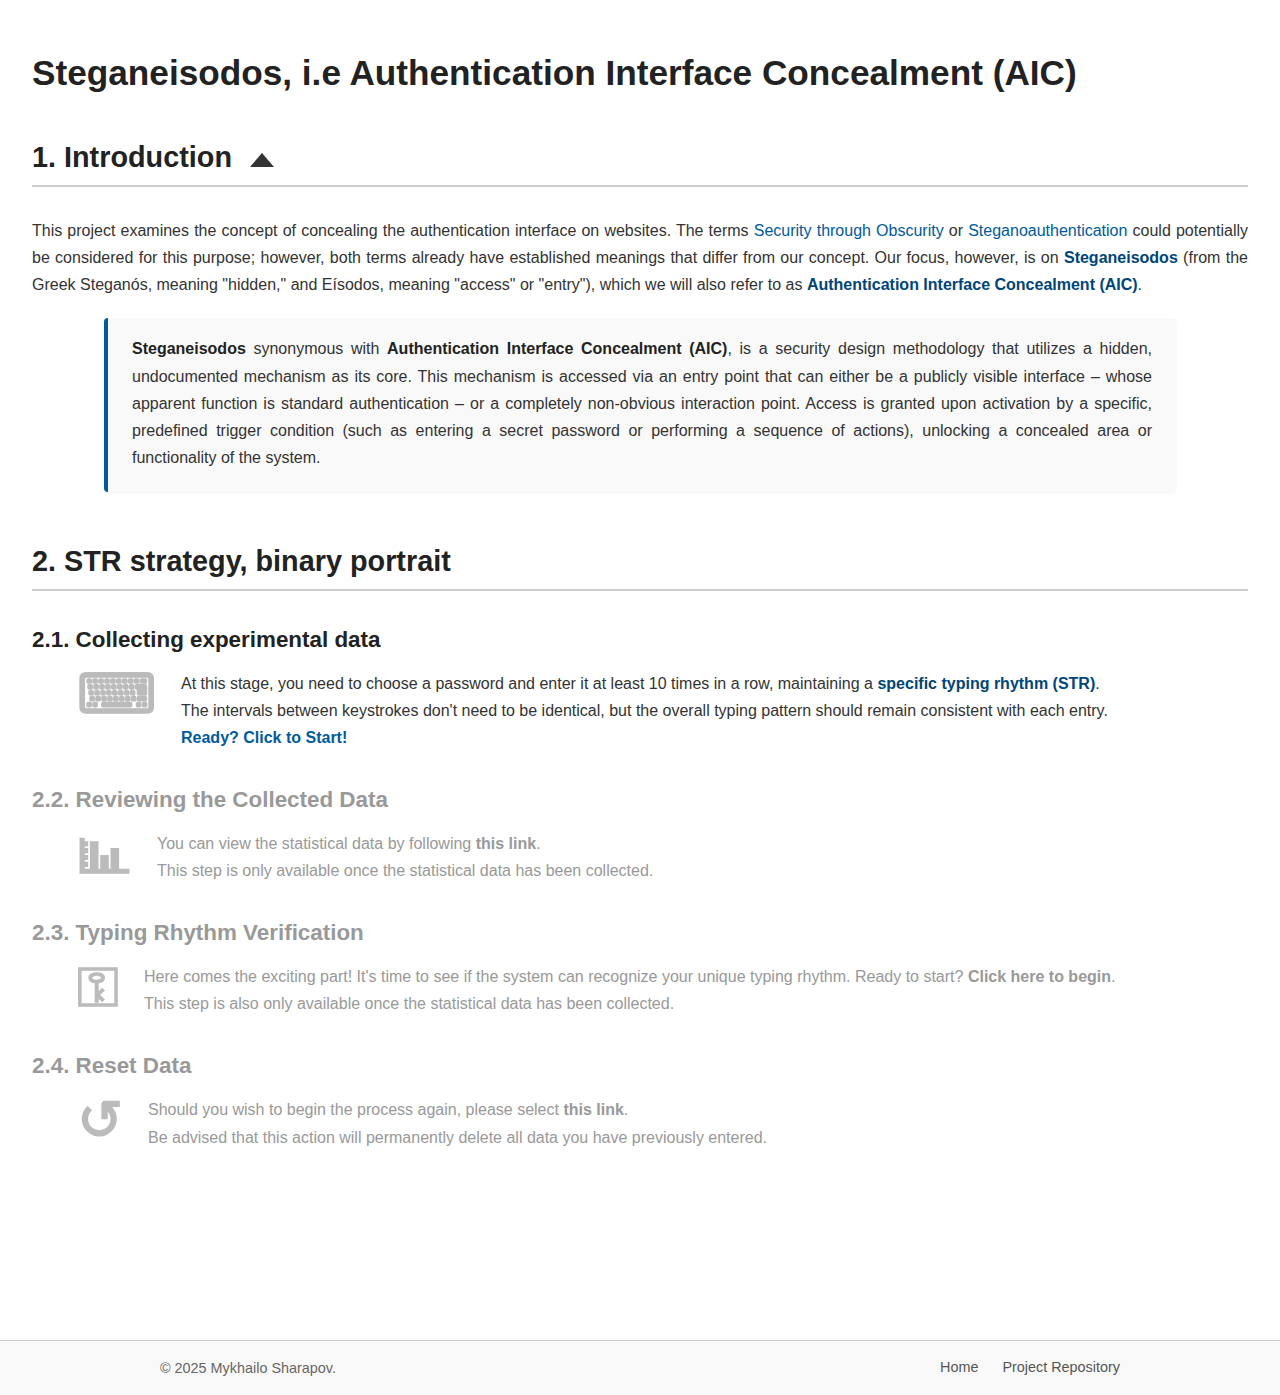
<file: index.html>
<!DOCTYPE HTML PUBLIC "-//W3C//DTD HTML 4.0//EN">
<HTML>
<head>
    <meta charset="UTF-8">
    <meta name="viewport" content="width=device-width, initial-scale=1.0">
    <title>Steganeisodos</title>
    <script src="functions.js"></script>
    <link rel="stylesheet" href="style.css">
</head>
<BODY>
 
<h1>Steganeisodos, i.e Authentication Interface Concealment (AIC)</h1>

<h2>Introduction <span class="icon-triangle"></span></h2>
<div id="intro" class="collapsible">
<p>This project examines the concept of concealing the authentication interface on websites. 
The terms <a target=_blank href="https://en.wikipedia.org/wiki/Security_through_obscurity">Security through Obscurity</a> or 
<a target=_blank href="https://www.google.com/search?q=Stegano+Authentication&sca_esv=f7156635f6e9a261&rlz=1C1OKWM_enUA979UA979&sxsrf=AE3TifMGyJG6Sn-e8b-BllTNkfMVzxkZXw%3A1752065738314&ei=ymZuaNf9EvmgwPAP_sun8QE&ved=0ahUKEwjXitK_6a-OAxV5EBAIHf7lKR4Q4dUDCBA&uact=5&oq=Steganoauthentication&gs_lp=Egxnd3Mtd2l6LXNlcnAiFVN0ZWdhbm9hdXRoZW50aWNhdGlvbjILEAAYgAQYsAMYogQyCxAAGIAEGLADGKIESLwJUABYAHAAeACQAQCYAVWgAVWqAQExuAEDyAEAmAIBoAJYmAMA4gMFEgExIECIBgGQBgKSBwExoAfEAbIHATG4B1jCBwMyLTHIBwM&sclient=gws-wiz-serp">
Steganoauthentication</a> could potentially be considered for this purpose; 
however, both terms already have established meanings that differ from our concept. 
Our focus, however, is on <span class="term">Steganeisodos</span> (from the Greek Steganós, meaning "hidden," and Eísodos, meaning "access" or "entry"), 
which we will also refer to as <span class="term">Authentication Interface Concealment (AIC)</span>.
</p>
 
<div class="def"><p>
<strong>Steganeisodos</strong> synonymous with <strong>Authentication Interface Concealment (AIC)</strong>, 
 is a security design methodology that utilizes a hidden, undocumented mechanism as its core. This mechanism is accessed via an entry point that can either be a publicly visible interface &ndash; whose apparent function is standard authentication &ndash; or a completely non-obvious interaction point. Access is granted upon activation by a specific, predefined trigger condition (such as entering a secret password or performing a sequence of actions), unlocking a concealed area or functionality of the system.
</p></div>

</div>


<h2 id="s">STR strategy, binary portrait</h2>

<h3>Collecting experimental data</h3>
	<p>
	<span class="icon-placeholder">&#9000;</span>
	At this stage, you need to choose a password and enter it at least 10 times in a row, maintaining a <span class="term">specific typing rhythm (STR)</span>.<br>
	The intervals between keystrokes don't need to be identical, but the overall typing pattern should remain consistent with each entry.<br>
	<strong><a href="1.html">Ready? Click to Start!</a></strong>
	</p>

<div id="main_part" class="inactive-section">
  <h3>Reviewing the Collected Data</h3>
	<p><span class="icon-placeholder">&#128202;&#xFE0E;</span> 
	You can view the statistical data by following <strong><a href="2.html">this link</a></strong>.<br> 
	This step is only available once the statistical data has been collected.
	</p>
  <h3>Typing Rhythm Verification</h3>  
	<p><span class="icon-placeholder">&#9919;</span>
	Here comes the exciting part! It's time to see if the system can recognize your unique typing rhythm. 
	Ready to start? <strong><a href="3.html">Click here to begin</a></strong>.<br>
	This step is also only available once the statistical data has been collected.
	</p>
  <h3>Reset Data</h3>
	<p><span class="icon-placeholder">&#8634;</span> 
	Should you wish to begin the process again, please select 
	<strong><a href="#" onclick="return resetData();" onmouseover="this.style.color='red';" onmouseout="this.style.color='';">this link</a></strong>.<br>
	Be advised that this action will permanently delete all data you have previously entered.
	</p>
</div>

<p style="margin-bottom: 100px;"></p>

<script>
function _0xaf52(){const _0x398fe6=['getItem','scrollHeight','Are\x20you\x20sure\x20you\x20want\x20to\x20reset\x20the\x20proccess?\x20All\x20entered\x20data\x20will\x20be\x20cleared.','344nCTXWq','intro','13lQsiVS','introDivStatus','addEventListener','88882TtGiDg','174RaeAqM','4712028PdYKqh','8equpcd','FINAL\x20CONFIRMATION:\x20This\x20action\x20is\x20irreversible.\x20Do\x20you\x20wish\x20to\x20proceed?','click','2553330eDQYQe','active','main_part','An\x20error\x20occurred\x20during\x20the\x20reset\x20process.\x20Please\x20check\x20the\x20console.','1157667COQNyr','setItem','Something\x20went\x20wrong.\x20JS\x20cannot\x20create\x20the\x20database.','.icon-triangle','inactive-section','userName','remove','maxHeight','1cRuqkb','toggle','classList','false','style','true','1508022OxVGFh','11XQxoGP','127355UmefRk','145458cQsCCt','error'];_0xaf52=function(){return _0x398fe6;};return _0xaf52();}const _0x7f74d7=_0x44d8;function _0x44d8(_0xe1ab05,_0x2f6c1c){const _0xaf5211=_0xaf52();return _0x44d8=function(_0x44d83a,_0x5c36de){_0x44d83a=_0x44d83a-0x13d;let _0x53b61a=_0xaf5211[_0x44d83a];return _0x53b61a;},_0x44d8(_0xe1ab05,_0x2f6c1c);}(function(_0x4cbf4b,_0x4c6c5c){const _0x12fd76=_0x44d8,_0x2f73ea=_0x4cbf4b();while(!![]){try{const _0xb220a8=-parseInt(_0x12fd76(0x152))/0x1*(parseInt(_0x12fd76(0x140))/0x2)+-parseInt(_0x12fd76(0x158))/0x3*(-parseInt(_0x12fd76(0x143))/0x4)+parseInt(_0x12fd76(0x15a))/0x5*(-parseInt(_0x12fd76(0x141))/0x6)+-parseInt(_0x12fd76(0x14a))/0x7+-parseInt(_0x12fd76(0x160))/0x8*(-parseInt(_0x12fd76(0x15b))/0x9)+parseInt(_0x12fd76(0x146))/0xa*(parseInt(_0x12fd76(0x159))/0xb)+-parseInt(_0x12fd76(0x142))/0xc*(parseInt(_0x12fd76(0x13d))/0xd);if(_0xb220a8===_0x4c6c5c)break;else _0x2f73ea['push'](_0x2f73ea['shift']());}catch(_0x3331a6){_0x2f73ea['push'](_0x2f73ea['shift']());}}}(_0xaf52,0x96061));const triangle=document['querySelector'](_0x7f74d7(0x14d)),introDiv=document['getElementById'](_0x7f74d7(0x161));let storedName=localStorage[_0x7f74d7(0x15d)](_0x7f74d7(0x14f)),introDivStatus;function invertStatus(){const _0x185eeb=_0x7f74d7;introDivStatus=introDivStatus==='true'||introDivStatus===null?_0x185eeb(0x155):'true',localStorage[_0x185eeb(0x14b)](_0x185eeb(0x13e),introDivStatus);}triangle[_0x7f74d7(0x13f)](_0x7f74d7(0x145),()=>{const _0x285403=_0x7f74d7;triangle[_0x285403(0x154)][_0x285403(0x153)](_0x285403(0x147)),introDiv['style'][_0x285403(0x151)]?introDiv[_0x285403(0x156)][_0x285403(0x151)]=null:introDiv[_0x285403(0x156)][_0x285403(0x151)]=introDiv[_0x285403(0x15e)]+'px',invertStatus();});async function onPageReady(){const _0x2f8a61=_0x7f74d7;introDivStatus=localStorage[_0x2f8a61(0x15d)](_0x2f8a61(0x13e));(introDivStatus===_0x2f8a61(0x157)||introDivStatus===null)&&(triangle[_0x2f8a61(0x145)](),invertStatus());await new Promise(_0x4a09c1=>setTimeout(_0x4a09c1,0x64));let _0x135824=await doesDbExist(AIC_db);if(_0x135824){}else{await create_AIC_db(AIC_db),_0x135824=await doesDbExist(AIC_db);if(_0x135824){}else{console[_0x2f8a61(0x15c)](_0x2f8a61(0x14c));return;debugger;}}const _0x213820=await runValidationOnExistingDb(db);_0x213820&&document['getElementById'](_0x2f8a61(0x148))['classList'][_0x2f8a61(0x150)](_0x2f8a61(0x14e));}document[_0x7f74d7(0x13f)]('DOMContentLoaded',onPageReady);function resetData(){const _0xe3d2d5=_0x7f74d7,_0x258f15=confirm(_0xe3d2d5(0x15f));if(_0x258f15===![])return![];const _0x418f8d=confirm(_0xe3d2d5(0x144));if(_0x418f8d===![])return![];try{deleteDatabase(AIC_db);}catch(_0x3f61b5){return alert(_0xe3d2d5(0x149)),![];}return location['reload'](),![];}document[_0x7f74d7(0x13f)]('DOMContentLoaded',footer);
</script>


</BODY>
</HTML>
</file>
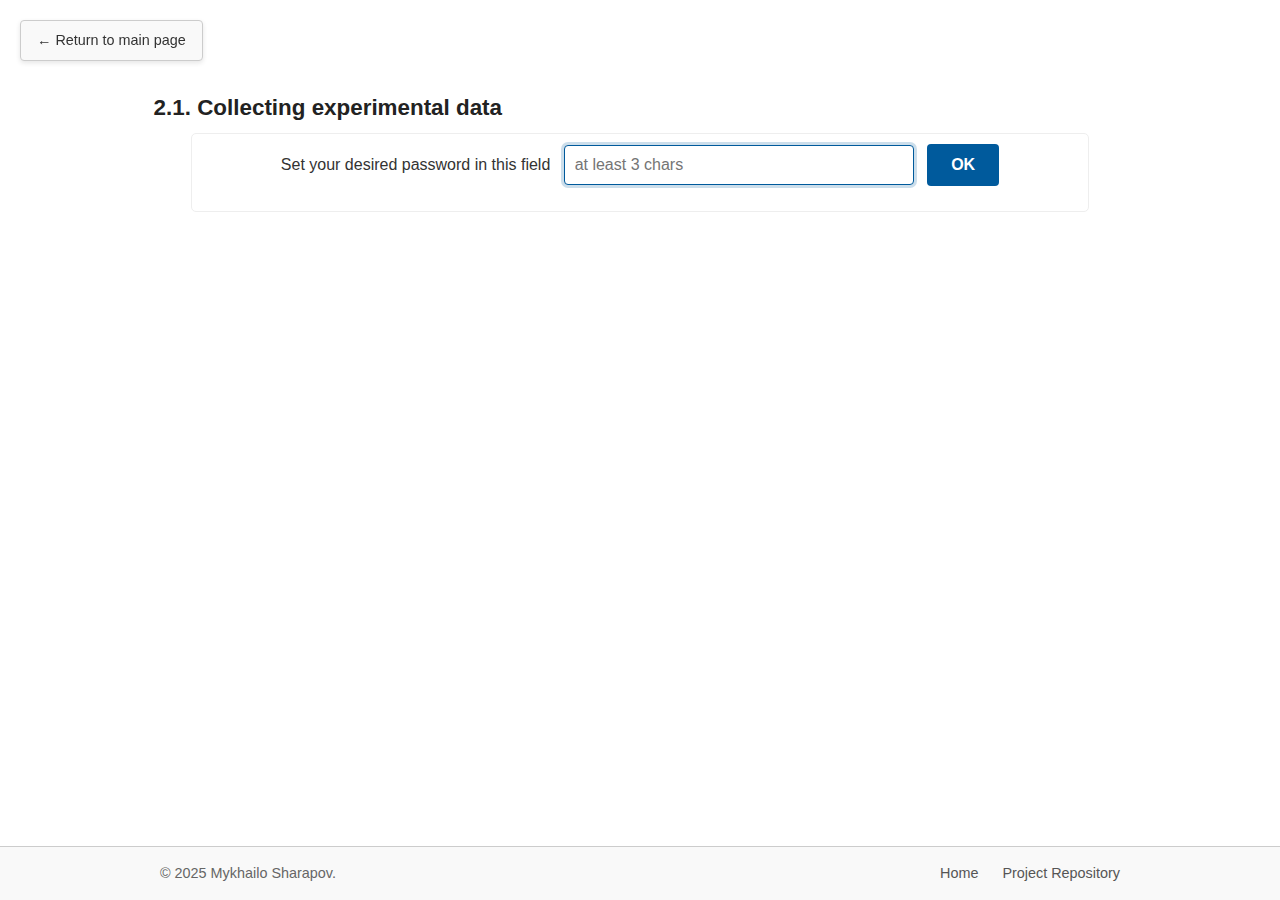
<file: 1.html>
﻿<!DOCTYPE HTML PUBLIC "-//W3C//DTD HTML 4.0//EN">
<HTML>
<head>
    <meta charset="UTF-8">
    <meta name="viewport" content="width=device-width, initial-scale=1.0">
    <title>Collecting experimental data</title>
    <script src="functions.js"></script>
    <link rel="stylesheet" href="style.css">

<style>
	body {
		counter-reset: h2counter 2 h3counter;
	}
	.centering{
		width: 90%;
		border: 1px solid #EEE;
		border-radius: 5px;
		margin: 1% auto;
		padding: 10px; 
		text-align: center;
	}
	.info-container {
		display: flex;
		justify-content: center;
		gap: 20px;
		flex-wrap: wrap;
	}
	.info {
		width: 10%; 
		height: 50pt; 
		margin: 0; 
		background: #DDD; 
		border-radius: 10pt; 
		font-size: 20pt; 
		text-align: center;
		align-items: center; 
		justify-content: center; 
		display: flex;
	}
</style>
</head>
<BODY>


<a href="index.html#s" class="back-to-home-link">
    ← Return to main page
</a>

<div style="width: 80%; margin: 5% auto">
 <h3>Collecting experimental data</h3>

 <div id="div_pass" class="centering inactive-section">
	Set your desired password in this field &nbsp; <INPUT TYPE="text" style="display: inline; width: 40%" id="myPass" placeholder="at least 3 chars"/>&nbsp;&nbsp;
	<input style="display: inline;" type="submit" value="OK" onclick="start()" />
 </div>

 <div id="div_typing" class="centering" style="display: none;">
	<p style="text-align: center" align="center">
        Simply start typing your password on the keyboard. You can do this multiple times.<br>
	Pauses between words do not matter, but maintain a consistent typing pattern for each word.
	</p>
	<div class="info-container">
		<div id="info"    class="info" style="width: 60%"></div>
		<div id="counter" class="info" style="width: 50pt"></div>
	</div>
	<div id="myTable"></div>	
 </div>
</div>

<script>
const _0x1ee908=_0x5f35;(function(_0x3667af,_0x1fa973){const _0x46d6c5=_0x5f35,_0x1d1cf5=_0x3667af();while(!![]){try{const _0x1ffd72=parseInt(_0x46d6c5(0x200))/0x1+-parseInt(_0x46d6c5(0x214))/0x2*(-parseInt(_0x46d6c5(0x213))/0x3)+-parseInt(_0x46d6c5(0x1f9))/0x4*(-parseInt(_0x46d6c5(0x1f3))/0x5)+-parseInt(_0x46d6c5(0x205))/0x6+-parseInt(_0x46d6c5(0x211))/0x7*(parseInt(_0x46d6c5(0x210))/0x8)+parseInt(_0x46d6c5(0x1ea))/0x9*(parseInt(_0x46d6c5(0x203))/0xa)+-parseInt(_0x46d6c5(0x209))/0xb;if(_0x1ffd72===_0x1fa973)break;else _0x1d1cf5['push'](_0x1d1cf5['shift']());}catch(_0xca973c){_0x1d1cf5['push'](_0x1d1cf5['shift']());}}}(_0x3638,0xda3ea));function tableBuilding(_0xa5b232){const _0x51c095=_0x5f35,_0x51b340=document[_0x51c095(0x1fe)](_0x51c095(0x217));let _0x16dceb='\x0a\x09\x20\x20\x20\x20\x20\x20\x20\x20<br><br><table>\x0a\x09\x20\x20\x20\x20\x20\x20\x20\x20\x20\x20\x20\x20<tbody>\x0a\x09\x20\x20\x20\x20';const _0x33ab52=_0x51c095(0x1e9),_0x34e8ad=_0x51c095(0x20a);let _0x4d7051=0x0;const _0x512158=_0xa5b232[_0x4d7051];let _0x1bca2b='';for(let _0x3e3e94=0x0;_0x3e3e94<_0x512158[_0x51c095(0x1f8)];_0x3e3e94++){_0x1bca2b+=_0x512158[_0x3e3e94]?_0x33ab52:_0x34e8ad;}_0x16dceb+='\x0a\x09\x20\x20\x20\x20\x20\x20\x20\x20\x20\x20\x20\x20<tr>\x0a\x09\x20\x20\x20\x20\x20\x20\x20\x20\x20\x20\x20\x20\x20\x20\x20\x20<td>'+algo_name+_0x51c095(0x201)+_0x1bca2b+_0x51c095(0x1e8),_0x1bca2b='';for(let _0x2fb9ee=0x0;_0x2fb9ee<indicators_of_hacker[_0x51c095(0x1f8)];_0x2fb9ee++){_0x1bca2b+=indicators_of_hacker[_0x2fb9ee]?_0x33ab52:_0x34e8ad;}_0x16dceb+=_0x51c095(0x1fa)+_0x1bca2b+_0x51c095(0x21a),_0x16dceb+=_0x51c095(0x20f),_0x51b340[_0x51c095(0x1f4)]=_0x16dceb;}let indicators_of_hacker=[![]];function _0x5f35(_0x1d6089,_0x284dc5){const _0x36389a=_0x3638();return _0x5f35=function(_0x5f35e7,_0x1eca5e){_0x5f35e7=_0x5f35e7-0x1e8;let _0x4be737=_0x36389a[_0x5f35e7];return _0x4be737;},_0x5f35(_0x1d6089,_0x284dc5);}function _0x3638(){const _0x3fd6f4=['myTable','fill','tabIndex','</td>\x0a\x09\x20\x20\x20\x20\x20\x20\x20\x20</tr>\x0a\x09\x20\x20\x20\x20','myPass','</td>\x0a\x09\x20\x20\x20\x20\x20\x20\x20\x20\x20\x20\x20\x20</tr>\x0a\x09\x20\x20\x20\x20\x20\x20\x20\x20','<FONT\x20color=green>&#9679;</FONT>&nbsp;','83286qdnXUV','indicators','toFixed','div_typing','You\x20made\x20a\x20typo.<br>\x20Start\x20over\x20please','style','inactive-section','focus','push','144155JZEAuD','innerHTML','remove','info','myStatistics','length','124rqAASj','\x0a\x09\x20\x20\x20\x20\x20\x20\x20\x20<tr>\x0a\x09\x20\x20\x20\x20\x20\x20\x20\x20\x20\x20\x20\x20<td>Hacker`s\x20attempts</td>\x0a\x09\x20\x20\x20\x20\x20\x20\x20\x20\x20\x20\x20\x20<td>','div_pass','now','counter','getElementById','blur','1323699GMpkuD','</td>\x0a\x09\x20\x20\x20\x20\x20\x20\x20\x20\x20\x20\x20\x20\x20\x20\x20\x20<td>','code','460enKhtm','slice','4203144jJAsoh','block','value','preventDefault','7877914ejOfHX','<FONT\x20color=red>&#9679;</FONT>&nbsp;','DOMContentLoaded','display','addEventListener','removeAttribute','\x0a\x09\x20\x20\x20\x20\x20\x20\x20\x20\x20\x20\x20\x20</tbody>\x0a\x09\x20\x20\x20\x20\x20\x20\x20\x20</table>\x0a\x09\x20\x20\x20\x20','4092808wTkmZB','7xxGNec','startsWith','3BRSFUl','358170aFksJt','reload','metaKey'];_0x3638=function(){return _0x3fd6f4;};return _0x3638();}async function reCalcIndicators_hacker(_0x48d646){const _0x30dbb7=_0x5f35;let _0x2e9844=0x0;for(let _0x56dda3=0x0;_0x56dda3<_0x48d646[_0x30dbb7(0x1f8)];_0x56dda3++)_0x2e9844+=sum_of_array(_0x48d646[_0x56dda3]);const _0x4a3dee=_0x2e9844/(_0x48d646[_0x30dbb7(0x1f8)]*_0x48d646[0x0][_0x30dbb7(0x1f8)]),_0x42d441=new Array(_0x48d646[0x0][_0x30dbb7(0x1f8)])[_0x30dbb7(0x218)](_0x4a3dee);indicators_of_hacker=[![]];for(let _0x3727b5=0x1;_0x3727b5<_0x48d646[_0x30dbb7(0x1f8)];_0x3727b5++){indicators_of_hacker[_0x30dbb7(0x1f2)](checker(_0x48d646[_0x30dbb7(0x204)](0x0,_0x3727b5),_0x42d441));}}async function reCalcIndicators(){const _0x57376d=_0x5f35,_0x44a2a5=await getDataCopy();clearArray(_0x57376d(0x1f7),_0x57376d(0x1eb)),ind=[];let _0x34100a,_0x35f7dd=0x0;_0x34100a=[!![]];for(let _0x18fd16=0x1;_0x18fd16<_0x44a2a5['length'];_0x18fd16++){_0x34100a[_0x57376d(0x1f2)](checker(_0x44a2a5[_0x57376d(0x204)](0x0,_0x18fd16),_0x44a2a5[_0x18fd16]));}ind['push'](_0x34100a),addData(_0x34100a,_0x57376d(0x1eb)),await reCalcIndicators_hacker(_0x44a2a5);}let pass;async function onPageReady(){const _0x17f919=_0x5f35;try{const _0x98cb5c=await dbReadyPromise;if(!_0x98cb5c)return;const _0x4c6a62=await checkPassword();if(_0x4c6a62){document[_0x17f919(0x1fe)](_0x17f919(0x1ed))[_0x17f919(0x1ef)][_0x17f919(0x20c)]=_0x17f919(0x206),pass=await getConfig('password'),document[_0x17f919(0x1fe)](_0x17f919(0x21b))[_0x17f919(0x207)]=pass,counter=await obtainCounter(_0x98cb5c)||0x0,counter_div[_0x17f919(0x1f4)]=counter;var _0x497ad9=await getDataCopy(_0x17f919(0x1f7),'indicators');const _0x12de4f=await getDataCopy();_0x12de4f['length']&&((_0x497ad9[_0x17f919(0x1f8)]==0x0||_0x12de4f[_0x17f919(0x1f8)]!=_0x497ad9[0x0]['length'])&&await reCalcIndicators());counter&&(await reCalcIndicators(),tableBuilding(_0x497ad9));document[_0x17f919(0x20d)]('keydown',keydownHandler);const _0x37165e=document['getElementById'](_0x17f919(0x21b));_0x37165e[_0x17f919(0x1ff)](),_0x37165e[_0x17f919(0x20e)]('autofocus'),_0x37165e[_0x17f919(0x219)]=-0x1;}else document[_0x17f919(0x1fe)](_0x17f919(0x1fb))['classList'][_0x17f919(0x1f5)](_0x17f919(0x1f0)),document[_0x17f919(0x1fe)](_0x17f919(0x21b))[_0x17f919(0x1f1)]();}catch(_0x12a823){;}}document['addEventListener'](_0x1ee908(0x20b),onPageReady);async function start(){const _0x1e0130=_0x1ee908;pass=document[_0x1e0130(0x1fe)](_0x1e0130(0x21b))[_0x1e0130(0x207)],pass&&pass['length']>0x2?(saveConfig('password',pass),location[_0x1e0130(0x215)]()):alert('At\x20least\x203\x20symbols!');}let counter,Listener='',arr=[],t=performance[_0x1ee908(0x1fc)]();const info_div=document['getElementById'](_0x1ee908(0x1f6)),counter_div=document[_0x1ee908(0x1fe)](_0x1ee908(0x1fd));async function restart(){const _0x422bba=_0x1ee908;Listener='',arr=[],t=performance[_0x422bba(0x1fc)]();}async function keydownHandler(_0xe91e64){const _0x137645=_0x1ee908;if(_0xe91e64[_0x137645(0x202)]=='KeyZ'&&(_0xe91e64['ctrlKey']||_0xe91e64[_0x137645(0x216)])||Listener['length']>0xf)_0xe91e64[_0x137645(0x208)](),await restart(),info_div[_0x137645(0x1f4)]='start\x20over\x20please';else{Listener+=_0xe91e64['key'],info_div['innerHTML']=Listener;if(arr[_0x137645(0x1f8)])arr[_0x137645(0x1f2)](parseFloat((performance['now']()-t)[_0x137645(0x1ec)](0x2)));else arr['push'](0x0);t=performance[_0x137645(0x1fc)]();}!pass[_0x137645(0x212)](Listener)&&(info_div[_0x137645(0x1f4)]=_0x137645(0x1ee),await restart()),Listener==pass&&(counter+=0x1,await addData(arr[_0x137645(0x204)](0x1)),await restart(),counter_div[_0x137645(0x1f4)]=counter,await reCalcIndicators(),ind=await getDataCopy(_0x137645(0x1f7),_0x137645(0x1eb)),tableBuilding(ind));}document[_0x1ee908(0x20d)]('DOMContentLoaded',footer);
</script>


</BODY>
</HTML>
</file>
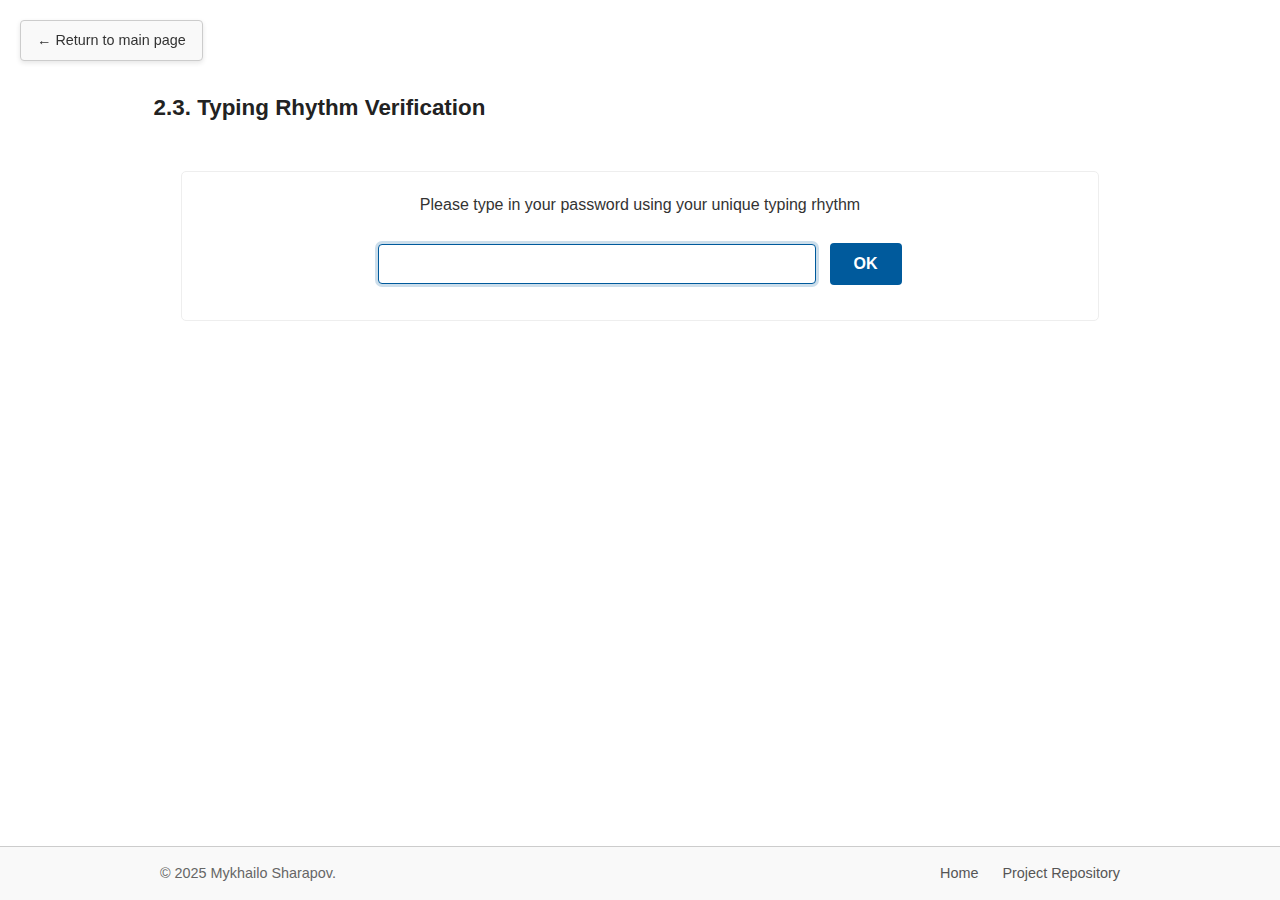
<file: 3.html>
﻿<!DOCTYPE HTML PUBLIC "-//W3C//DTD HTML 4.0//EN">
<HTML>
<head>
    <meta charset="UTF-8">
    <meta name="viewport" content="width=device-width, initial-scale=1.0">
    <title>Collecting experimental data</title>
    <script src="functions.js"></script>
    <link rel="stylesheet" href="style.css">
    <script src="plotting_stats.js"></script>
<style>
	body {
		counter-reset: h2counter 2 h3counter 2;
	}
	.centering{
		width: 90%;
		border: 1px solid #EEE;
		border-radius: 5px;
		margin: 5% auto;
		padding: 20px; 
		text-align: center;
	}
        canvas {
            max-width: 1000px; 
            height: 600px;
            margin: 20px auto;
            display: block;
        }
</style>
</head>
<BODY>


<a href="index.html#s" class="back-to-home-link">
    ← Return to main page
</a>

<div style="width: 80%; margin: 5% auto">
 <h3>Typing Rhythm Verification</h3>

 <div id="div_pass" class="centering">
	Please type in your password using your unique typing rhythm <br><br> <INPUT TYPE="text" autofocus style="display: inline; width: 50%" id="myPass" />&nbsp;&nbsp;
	<input style="display: inline;" type="submit" value="OK" onclick="verification()" />
 </div>

 <div id="result_div" class="centering" style="display: none; font-size: 1.5rem">
	<span id="result"></span><br><br>
	<input id="restart" style="display: inline;" type="submit" value="restart" onclick="restart()" />
 </div>

</div>

<script>
const _0x82871b=_0x5312;(function(_0x2af776,_0x1533e8){const _0x336142=_0x5312,_0x41a4c6=_0x2af776();while(!![]){try{const _0x396014=-parseInt(_0x336142(0x200))/0x1*(parseInt(_0x336142(0x1f9))/0x2)+parseInt(_0x336142(0x201))/0x3*(parseInt(_0x336142(0x1f8))/0x4)+parseInt(_0x336142(0x1e4))/0x5*(parseInt(_0x336142(0x1f2))/0x6)+parseInt(_0x336142(0x1e8))/0x7*(parseInt(_0x336142(0x1e9))/0x8)+-parseInt(_0x336142(0x1e7))/0x9*(parseInt(_0x336142(0x1f0))/0xa)+parseInt(_0x336142(0x203))/0xb+-parseInt(_0x336142(0x1de))/0xc*(parseInt(_0x336142(0x1f1))/0xd);if(_0x396014===_0x1533e8)break;else _0x41a4c6['push'](_0x41a4c6['shift']());}catch(_0x228b35){_0x41a4c6['push'](_0x41a4c6['shift']());}}}(_0x1896,0xe2612));let pass,stats=[];async function onPageReady(){const _0x20a4f9=_0x5312;if(db===undefined)db=await openDb(AIC_db);stats=await getDataCopy(),pass=await getConfig(_0x20a4f9(0x1fa));const _0x5b320d=document[_0x20a4f9(0x1ec)](_0x20a4f9(0x1ef));if(document['activeElement']!==_0x5b320d)_0x5b320d[_0x20a4f9(0x1ff)]();document[_0x20a4f9(0x1f6)]('keydown',keydownHandler);}window[_0x82871b(0x1f6)](_0x82871b(0x1e5),onPageReady);let Listener='',arr=[],t=performance[_0x82871b(0x202)]();const pass_div=document[_0x82871b(0x1ec)]('myPass');async function restart(){location['reload']();}async function keydownHandler(_0x3d2737){const _0x11401e=_0x82871b;if(!(document[_0x11401e(0x1ed)]===pass_div))return;if(_0x3d2737['key']==='Enter'){verification(),setTimeout(function(){const _0x4cc2d4=_0x11401e,_0x1dd4b1=document[_0x4cc2d4(0x1ec)]('restart');_0x1dd4b1&&_0x1dd4b1[_0x4cc2d4(0x1ff)]();},0x0);return;}Listener+=_0x3d2737[_0x11401e(0x1e3)];if(arr[_0x11401e(0x1f7)])arr[_0x11401e(0x1f5)](parseFloat((performance[_0x11401e(0x202)]()-t)[_0x11401e(0x1fb)](0x2)));else arr[_0x11401e(0x1f5)](0x0);t=performance[_0x11401e(0x202)]();}function _0x5312(_0x132a32,_0x6ab896){const _0x189693=_0x1896();return _0x5312=function(_0x53126e,_0x44166f){_0x53126e=_0x53126e-0x1de;let _0x52d0a8=_0x189693[_0x53126e];return _0x52d0a8;},_0x5312(_0x132a32,_0x6ab896);}function verification(){const _0x263a01=_0x82871b;document[_0x263a01(0x1ec)](_0x263a01(0x1fd))[_0x263a01(0x1e1)][_0x263a01(0x1e2)](_0x263a01(0x1f4)),arr['shift'](),document[_0x263a01(0x1ec)](_0x263a01(0x1ea))[_0x263a01(0x1f3)][_0x263a01(0x1e6)]='';const _0x66cbbd=document[_0x263a01(0x1ec)](_0x263a01(0x1fe));if(Listener==pass){_0x66cbbd['innerHTML']=_0x263a01(0x1fc);let _0x422b01=checker(stats,arr);_0x422b01?_0x66cbbd[_0x263a01(0x1ee)]+='\x20<FONT\x20color=green>The\x20typing\x20rhythm\x20is\x20acceptable.</FONT>':_0x66cbbd[_0x263a01(0x1ee)]+=_0x263a01(0x1df);}else _0x66cbbd[_0x263a01(0x1ee)]=_0x263a01(0x1e0);}document[_0x82871b(0x1f6)](_0x82871b(0x1eb),footer);function _0x1896(){const _0x4fcd71=['89AxhihH','3896418keNzei','now','4020907NNLxPa','8556GfgJBa','\x20<FONT\x20color=red>The\x20typing\x20rhythm\x20is\x20INCORRECT.</FONT>','<FONT\x20color=red>Password\x20is\x20INCORRECT.</FONT>','classList','add','key','60wIPxFU','load','display','9oYgjLz','455RBDXPY','147416vXwVlQ','result_div','DOMContentLoaded','getElementById','activeElement','innerHTML','myPass','6591540zgwBza','19942DoDhcn','462426XIeOwS','style','inactive-section','push','addEventListener','length','4cHRZHs','24872lslrWm','password','toFixed','<FONT\x20color=green>Password\x20is\x20correct.</FONT>','div_pass','result','focus'];_0x1896=function(){return _0x4fcd71;};return _0x1896();}
</script>



</BODY>
</HTML>
</file>
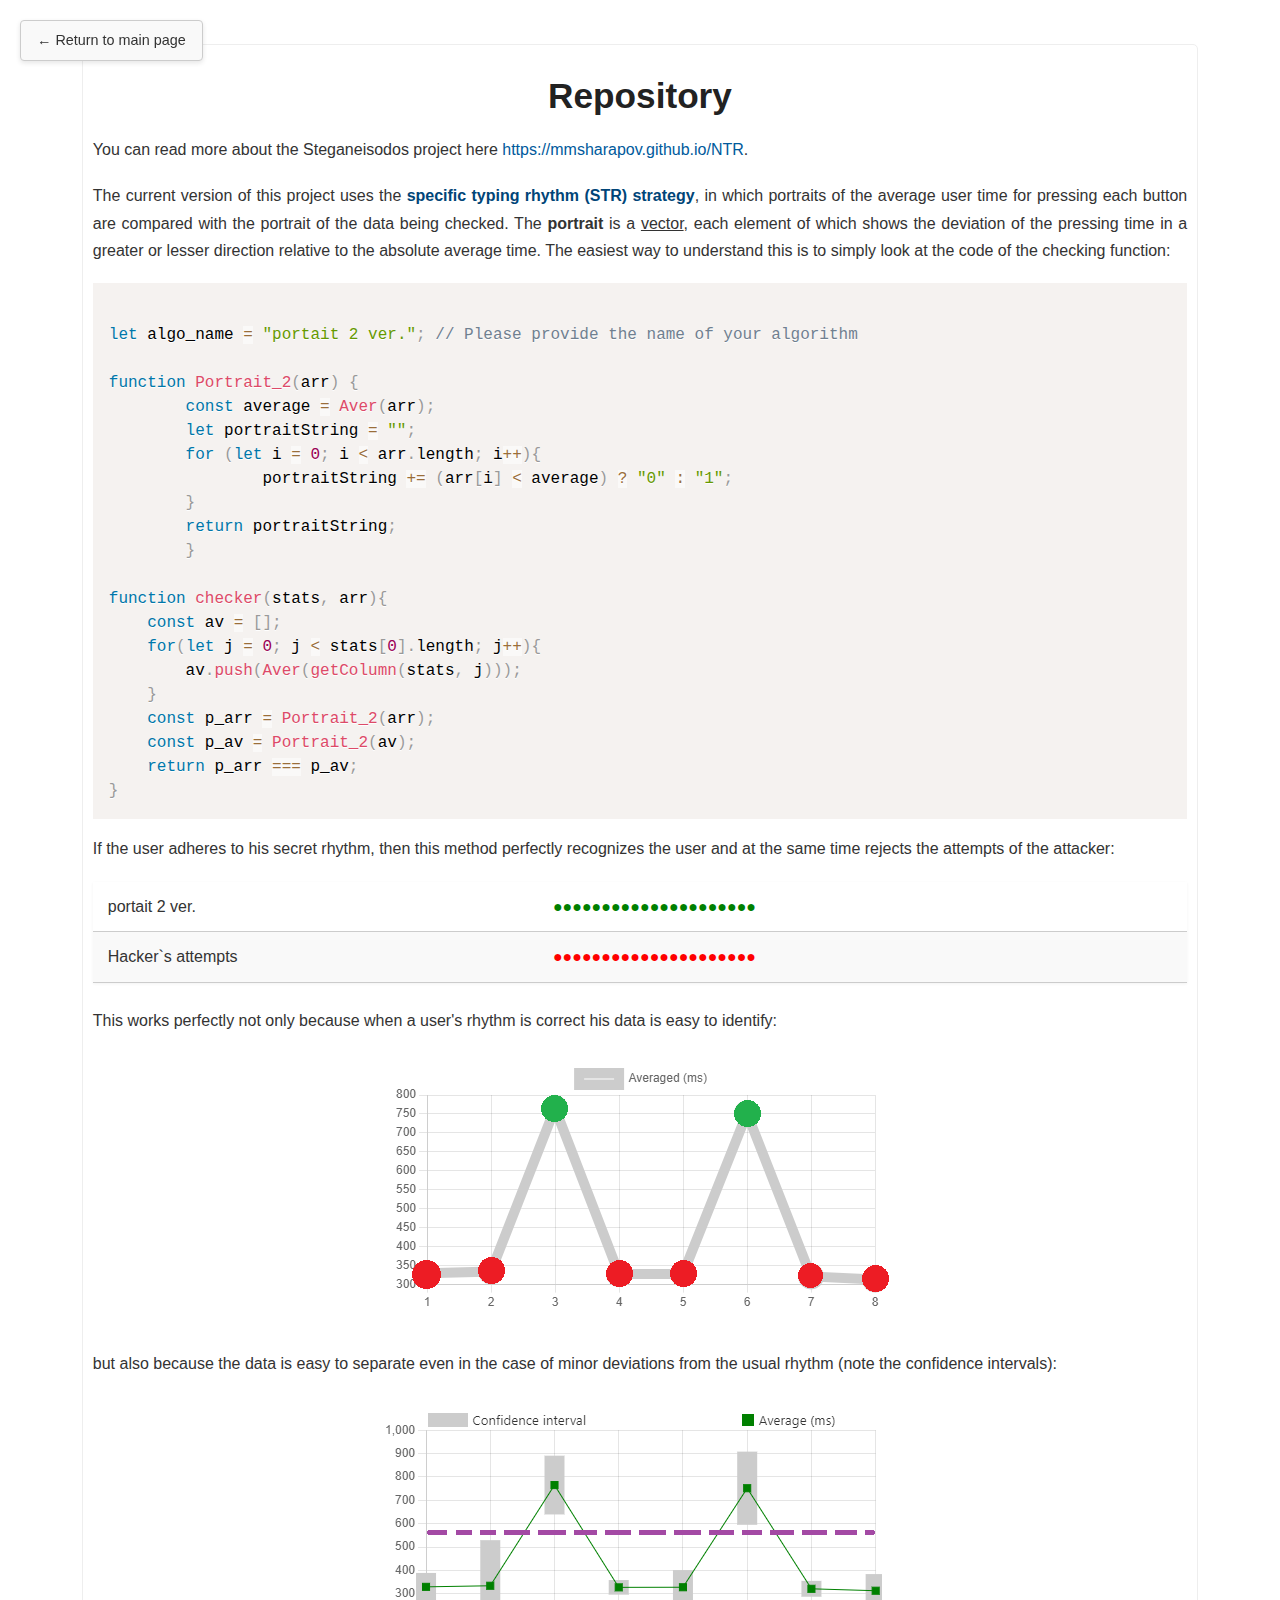
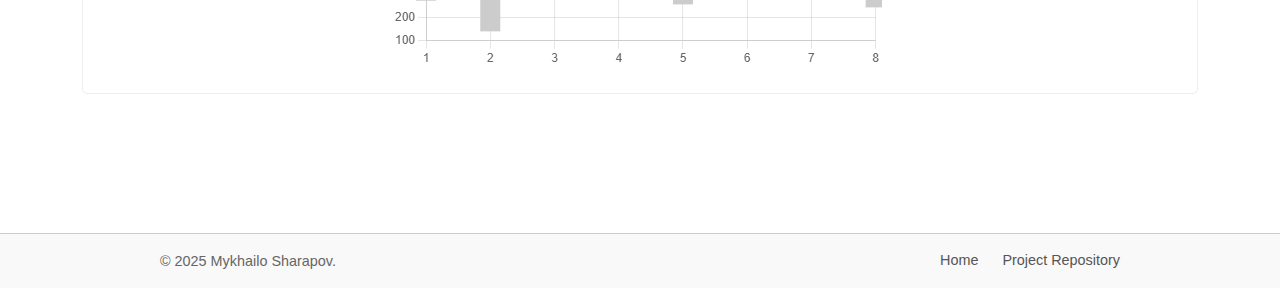
<file: repository.html>
﻿<!DOCTYPE HTML PUBLIC "-//W3C//DTD HTML 4.0//EN">
<HTML>
<head>
    <meta charset="UTF-8">
    <meta name="viewport" content="width=device-width, initial-scale=1.0">
    <title>Repository</title>
    <script src="functions.js"></script>
    <link rel="stylesheet" href="style.css">
    <link href="prism.css" rel="stylesheet" />
    <script src="prism.js"></script>
</head>
<style>
	.main_div{
		width: 90%;
		border: 1px solid #EEE;
		border-radius: 5px;
		margin: 1% auto;
		padding: 10px; 
		text-align: center;
	}
</style>

<BODY>
 
<a href="index.html#s" class="back-to-home-link">
    ← Return to main page
</a>

<div class="main_div">
<h1>Repository</h1>

<p>
You can read more about the Steganeisodos project here 
<a target="_blank" href="https://mmsharapov.github.io/NTR">https://mmsharapov.github.io/NTR</a>.
</p>

<p>
The current version of this project uses the <span class="term">specific typing rhythm (STR) strategy</span>, 
in which portraits of the average user time for pressing each button are compared with 
the portrait of the data being checked. 
The <b>portrait</b> is a <u>vector</u>, each element of which shows the deviation of the 
pressing time in a greater or lesser direction relative to the absolute average time. 
The easiest way to understand this is to simply look at the code of the checking function:
</p>

<!--- 
	All special characters must be replaced with their HTML equivalents. 
	<  	&lt;
	> 	&gt;
	& 	&amp;
	etc.
--->
<pre><code class="language-javascript">
let algo_name = "portait 2 ver."; // Please provide the name of your algorithm

function Portrait_2(arr) {
		const average = Aver(arr);
		let portraitString = "";
		for (let i = 0; i &lt; arr.length; i++){
				portraitString += (arr[i] &lt; average) ? "0" : "1";
		}
		return portraitString;
		}
		
function checker(stats, arr){
	const av = [];
	for(let j = 0; j &lt; stats[0].length; j++){ 
		av.push(Aver(getColumn(stats, j)));
	}
	const p_arr = Portrait_2(arr);
	const p_av = Portrait_2(av);	
	return p_arr === p_av;
}
</code></pre>

<p>
If the user adheres to his secret rhythm, then this method perfectly recognizes the user and 
at the same time rejects the attempts of the attacker:
</p>


<table>
<tbody>
    <tr>
    <td>portait 2 ver.</td>
    <td>
		<font color="green">●</font><font color="green">●</font><font color="green">●</font><font color="green">●</font><font color="green">●</font><font color="green">●</font><font color="green">●</font><font color="green">●</font><font color="green">●</font><font color="green">●</font><font color="green">●</font><font color="green">●</font><font color="green">●</font><font color="green">●</font><font color="green">●</font><font color="green">●</font><font color="green">●</font><font color="green">●</font><font color="green">●</font><font color="green">●</font><font color="green">●</font>
	</td>
    </tr>
    <tr>
    <td>Hacker`s attempts</td>
    <td>
		<font color="red">●</font><font color="red">●</font><font color="red">●</font><font color="red">●</font><font color="red">●</font><font color="red">●</font><font color="red">●</font><font color="red">●</font><font color="red">●</font><font color="red">●</font><font color="red">●</font><font color="red">●</font><font color="red">●</font><font color="red">●</font><font color="red">●</font><font color="red">●</font><font color="red">●</font><font color="red">●</font><font color="red">●</font><font color="red">●</font><font color="red">●</font>
    </tr>
</tbody>
</table>

<p>
This works perfectly not only because when a user's rhythm is correct his data is easy to identify: 
</p>
<center><img src="graph_.png"></center> 
<p>
but also because the data is easy to separate even in the case of minor deviations 
from the usual rhythm (note the confidence intervals):
</p>
<center><img src="graph2_.png"></center> 

</div>
<p style="margin-bottom: 50px;"></p>

<script>



document.addEventListener('DOMContentLoaded', footer);

</script>


</BODY>
</HTML>
</file>
<file: style.css>
﻿:root {
    --primary-color: #005A9C;
    --primary-color-hover: #004578;
    --text-color: #333;
    --border-color: #ccc;
    --background-light: #f9f9f9;
    --font-family: -apple-system, BlinkMacSystemFont, "Segoe UI", Roboto, Helvetica, Arial, sans-serif;
    --border-radius: 4px;
}
body {
    counter-reset: h2counter h3counter;
    font-family: var(--font-family);
    line-height: 1.6;
    color: var(--text-color);
    background-color: #fff;
    margin: 0;
    font-size: 1rem;
    padding: 2rem;
}
h2::before {
    counter-increment: h2counter;
    content: counter(h2counter) ". ";
    counter-reset: h3counter;
}
h3::before {
    counter-increment: h3counter;
    content: counter(h2counter) "." counter(h3counter) ". ";
}
.container {
    max-width: 960px;
    margin: 0 auto;
    padding: 1rem;
}
h1, h2, h3 {
    line-height: 1.3;
    margin-top: 1.5em;
    margin-bottom: 0.5em;
    color: #222;
}
h1 { font-size: 2.2em; margin-top: 0.5em; }
h2 { font-size: 1.8em; border-bottom: 2px solid var(--border-color); padding-bottom: 0.3em; }
h3 { font-size: 1.4em; }
p {
    margin-bottom: 1em;
}
a {
    color: var(--primary-color);
    text-decoration: none;
    transition: color 0.2s ease;
}
a:hover {
    color: var(--primary-color-hover);
    text-decoration: underline;
}
table {
    width: 100%;
    border-collapse: collapse;
    margin-bottom: 1.5em;
    box-shadow: 0 1px 3px rgba(0,0,0,0.05);
}
th, td {
    padding: 12px 15px;
    text-align: left;
    border-bottom: 1px solid var(--border-color);
}
th {
    background-color: var(--background-light);
    font-weight: 600;
    text-transform: uppercase;
    font-size: 0.85em;
    letter-spacing: 0.5px;
}
tr:nth-child(even) {
    background-color: var(--background-light);
}
form {
    background: #fdfdfd;
    padding: 2em;
    border: 1px solid var(--border-color);
    border-radius: var(--border-radius);
    margin-bottom: 1.5em;
}
input[type="text"],
input[type="email"],
input[type="password"],
input[type="search"],
textarea,
select {
    width: 100%;
    padding: 10px;
    margin-bottom: 1em;
    border: 1px solid var(--border-color);
    border-radius: var(--border-radius);
    font-size: 1em;
    box-sizing: border-box;
    transition: border-color 0.2s ease, box-shadow 0.2s ease;
}
input:focus,
textarea:focus,
select:focus {
    outline: none;
    border-color: var(--primary-color);
    box-shadow: 0 0 0 3px rgba(0, 90, 156, 0.2);
}
button, input[type="submit"] {
    background-color: var(--primary-color);
    color: white;
    border: none;
    padding: 12px 24px;
    font-size: 1em;
    font-weight: 600;
    border-radius: var(--border-radius);
    cursor: pointer;
    transition: background-color 0.2s ease;
}
button:hover, input[type="submit"]:hover {
    background-color: var(--primary-color-hover);
}
p {
    line-height: 1.7;
    margin-bottom: 1.2em;
    text-align: justify;
    hyphens: auto;
}
.def {
    background-color: var(--background-light);
    border-left: 4px solid var(--primary-color);
    padding: .1em 1.5em;
    margin: 0.5em 4.5em;
    border-radius: var(--border-radius);
    box-shadow: 0 1px 3px rgba(0,0,0,0.05);
}
.def strong {
    color: #222;
    font-weight: 600;
}
.term {
    font-weight: 600;
    color: var(--primary-color-hover);
}
ul, ol {
    padding-left: 20px;
    margin-bottom: 1.5em;
}
li {
    margin-bottom: 0.5em;
}
.inactive-section {
    color: #999;
}
.inactive-section input,
.inactive-section textarea,
.inactive-section select,
.inactive-section button {
    pointer-events: none;
    opacity: 0.6;
    cursor: not-allowed;
}
.inactive-section a {
    color: inherit;
    text-decoration: none;
    cursor: default;
    pointer-events: none;
}
.inactive-section h3 {
    color: inherit;
}
.inactive-section input {
    disabled: true;
}
.back-to-home-link {
    position: fixed;
    top: 20px;
    left: 20px;
    z-index: 1000;
    display: inline-block;
    background-color: var(--background-light);
    color: var(--text-color);
    padding: 8px 16px;
    border: 1px solid var(--border-color);
    border-radius: var(--border-radius);
    font-size: 0.9em;
    font-weight: 500;
    text-decoration: none;
    box-shadow: 0 2px 5px rgba(0,0,0,0.1);
    transition: background-color 0.2s ease, color 0.2s ease, transform 0.2s ease;
}
.back-to-home-link:hover {
    background-color: var(--primary-color);
    color: #fff;
    border-color: var(--primary-color-hover);
    cursor: pointer;
    transform: translateY(-2px);
    text-decoration: none;
}
.icon-placeholder {
    float: left;
    font-size: 55px;
    margin-left: 45px;
    margin-right: 25px;
    margin-bottom: 25px;
    line-height: 0.9;
    color: #BBB;
   font-weight: bolder;
}
.site-footer {
    width: 100%;
    margin-top: 4em;
    padding: 1em 0rem;
    background-color: var(--background-light);
    border-top: 1px solid var(--border-color);
    font-size: 0.9em;
    color: #666;
}
.footer-container {
    max-width: 960px;
    margin: 0 auto;
    padding: 0 1rem;
    display: flex;
    justify-content: space-between;
    align-items: center;
}
.footer-copyright {
    margin: 0;
}
.footer-links a {
    color: #555;
    margin-left: 20px;
    text-decoration: none;
    transition: color 0.2s ease;
}
.footer-links a:hover {
    color: var(--primary-color);
    text-decoration: underline;
}
@media (max-width: 768px) {
    .footer-container {
        flex-direction: column;
        text-align: center;
    }
    .footer-copyright {
        margin-bottom: 1em;
    }
    .footer-links a {
        margin: 0 10px;
    }
}
.collapsible {
  max-height: 0;
  overflow: hidden;
  transition: max-height 0.5s ease-in-out;
}
.collapsible.active {
  max-height: 600px;
}
.icon-triangle {
  display: inline-block;
  width: 0;
  height: 0;
  border-left: 12px solid transparent;
  border-right: 12px solid transparent;
  border-top: 14px solid #333;
  margin-left: 10px;
  cursor: pointer;
  transition: transform 0.4s ease-in-out;
}
.icon-triangle.active {
  transform: rotate(180deg);
}
</file>
<file: prism.css>
/* PrismJS 1.30.0
https://prismjs.com/download.html#themes=prism&languages=markup+css+clike+javascript */
code[class*=language-],pre[class*=language-]{color:#000;background:0 0;text-shadow:0 1px #fff;font-family:Consolas,Monaco,'Andale Mono','Ubuntu Mono',monospace;font-size:1em;text-align:left;white-space:pre;word-spacing:normal;word-break:normal;word-wrap:normal;line-height:1.5;-moz-tab-size:4;-o-tab-size:4;tab-size:4;-webkit-hyphens:none;-moz-hyphens:none;-ms-hyphens:none;hyphens:none}code[class*=language-] ::-moz-selection,code[class*=language-]::-moz-selection,pre[class*=language-] ::-moz-selection,pre[class*=language-]::-moz-selection{text-shadow:none;background:#b3d4fc}code[class*=language-] ::selection,code[class*=language-]::selection,pre[class*=language-] ::selection,pre[class*=language-]::selection{text-shadow:none;background:#b3d4fc}@media print{code[class*=language-],pre[class*=language-]{text-shadow:none}}pre[class*=language-]{padding:1em;margin:.5em 0;overflow:auto}:not(pre)>code[class*=language-],pre[class*=language-]{background:#f5f2f0}:not(pre)>code[class*=language-]{padding:.1em;border-radius:.3em;white-space:normal}.token.cdata,.token.comment,.token.doctype,.token.prolog{color:#708090}.token.punctuation{color:#999}.token.namespace{opacity:.7}.token.boolean,.token.constant,.token.deleted,.token.number,.token.property,.token.symbol,.token.tag{color:#905}.token.attr-name,.token.builtin,.token.char,.token.inserted,.token.selector,.token.string{color:#690}.language-css .token.string,.style .token.string,.token.entity,.token.operator,.token.url{color:#9a6e3a;background:hsla(0,0%,100%,.5)}.token.atrule,.token.attr-value,.token.keyword{color:#07a}.token.class-name,.token.function{color:#dd4a68}.token.important,.token.regex,.token.variable{color:#e90}.token.bold,.token.important{font-weight:700}.token.italic{font-style:italic}.token.entity{cursor:help}
</file>
